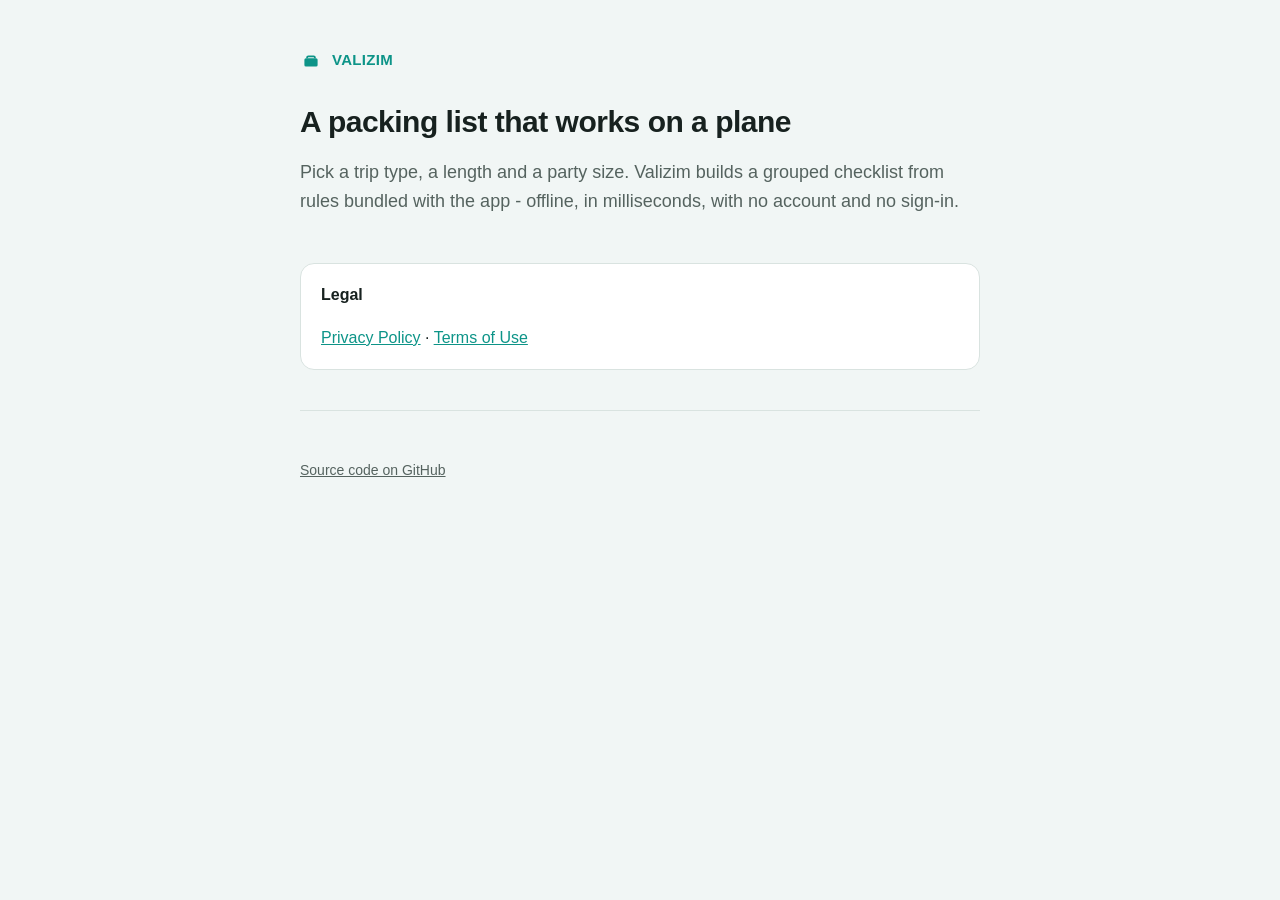
<file: docs/index.html>
<!DOCTYPE html>
<html lang="en">
<head>
<meta charset="utf-8">
<meta name="viewport" content="width=device-width, initial-scale=1">
<title>Valizim</title>
<link rel="stylesheet" href="_style.css">
</head>
<body>
<div class="wrap">
  <header>
    <a class="brand" href="./">
      <svg viewBox="0 0 100 100" aria-hidden="true" fill="currentColor">
        <path d="M38 30h24a10 10 0 0 1 10 10v2h-8v-2a2 2 0 0 0-2-2H38a2 2 0 0 0-2 2v2h-8v-2a10 10 0 0 1 10-10z"/>
        <rect x="20" y="42" width="60" height="38" rx="7"/>
      </svg>
      VALIZIM
    </a>
    <h1>A packing list that works on a plane</h1>
    <p class="lead">Pick a trip type, a length and a party size. Valizim builds a
    grouped checklist from rules bundled with the app - offline, in
    milliseconds, with no account and no sign-in.</p>
  </header>

  <div class="card">
    <p><strong>Legal</strong></p>
    <p><a href="privacy/">Privacy Policy</a> &middot; <a href="terms/">Terms of Use</a></p>
  </div>

  <hr>
  <footer>
    <p><a href="https://github.com/barisbeneer/valizim">Source code on GitHub</a></p>
  </footer>
</div>
</body>
</html>
</file>
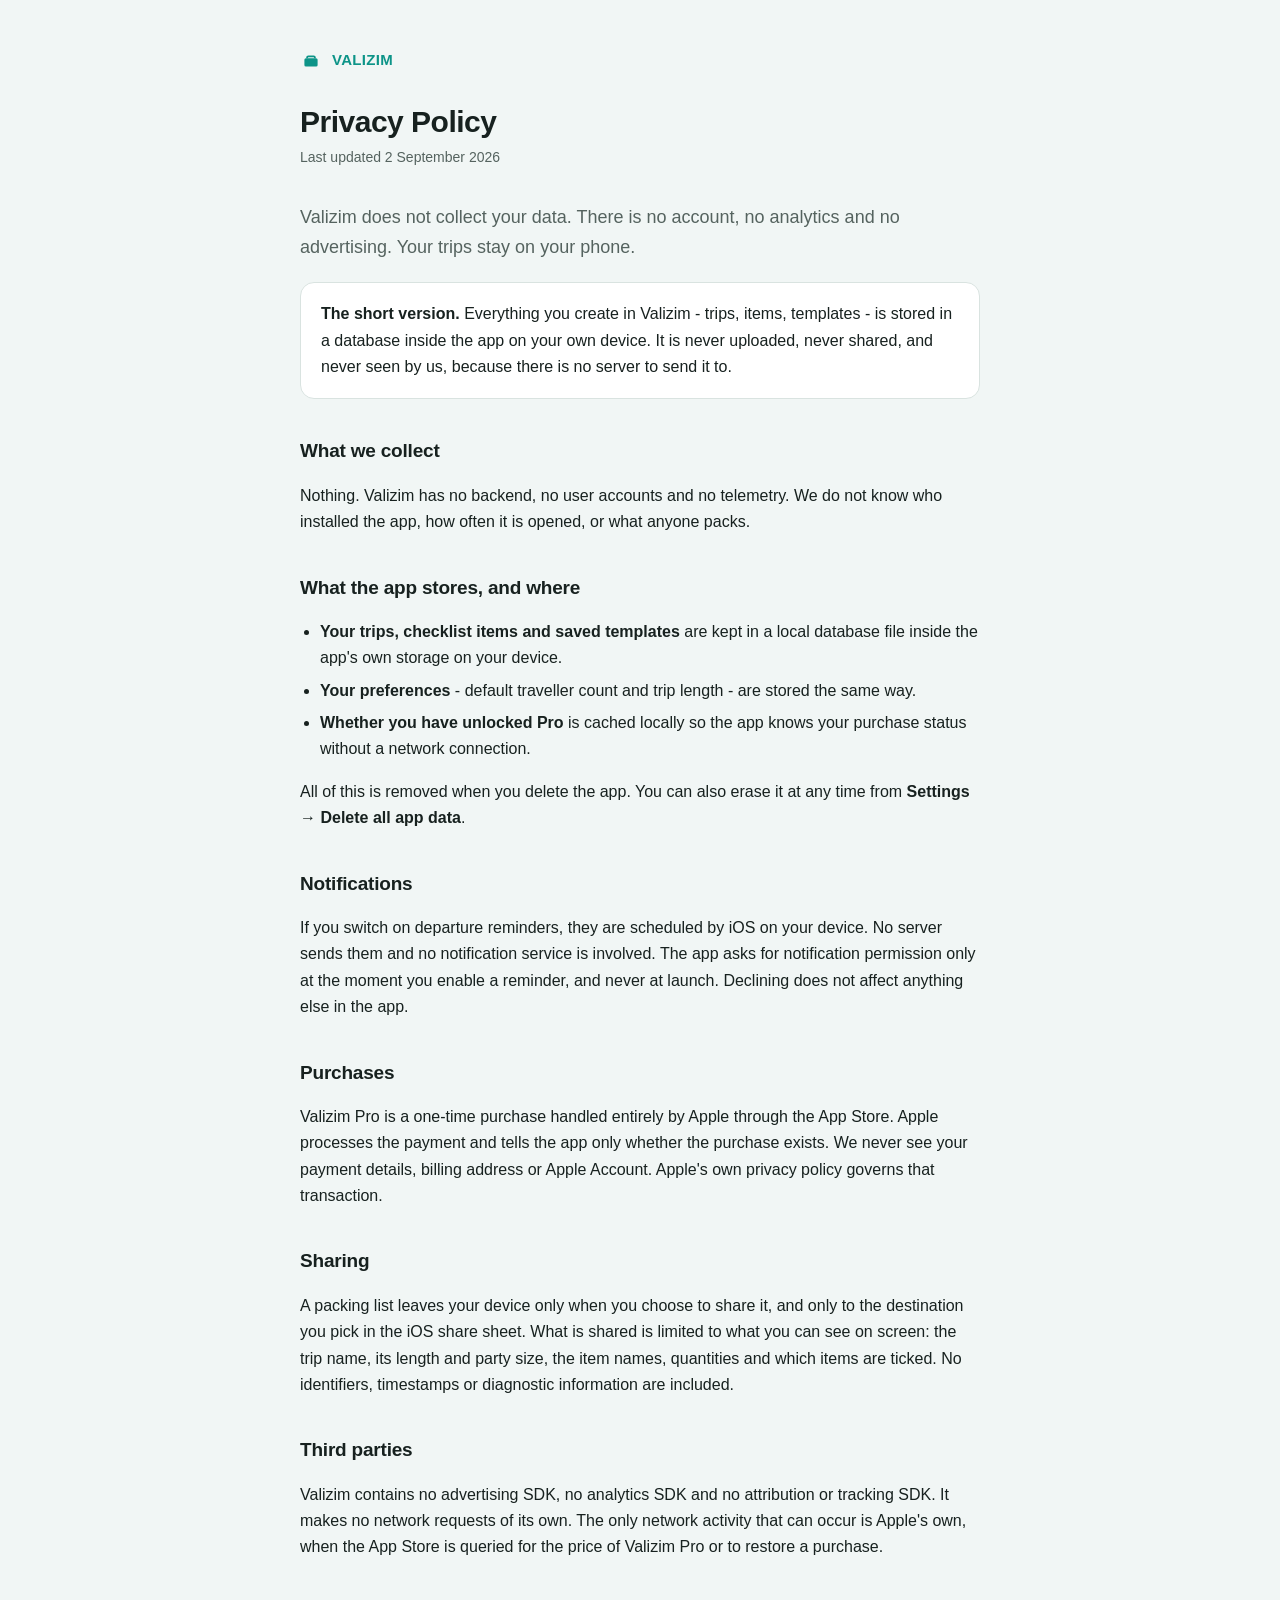
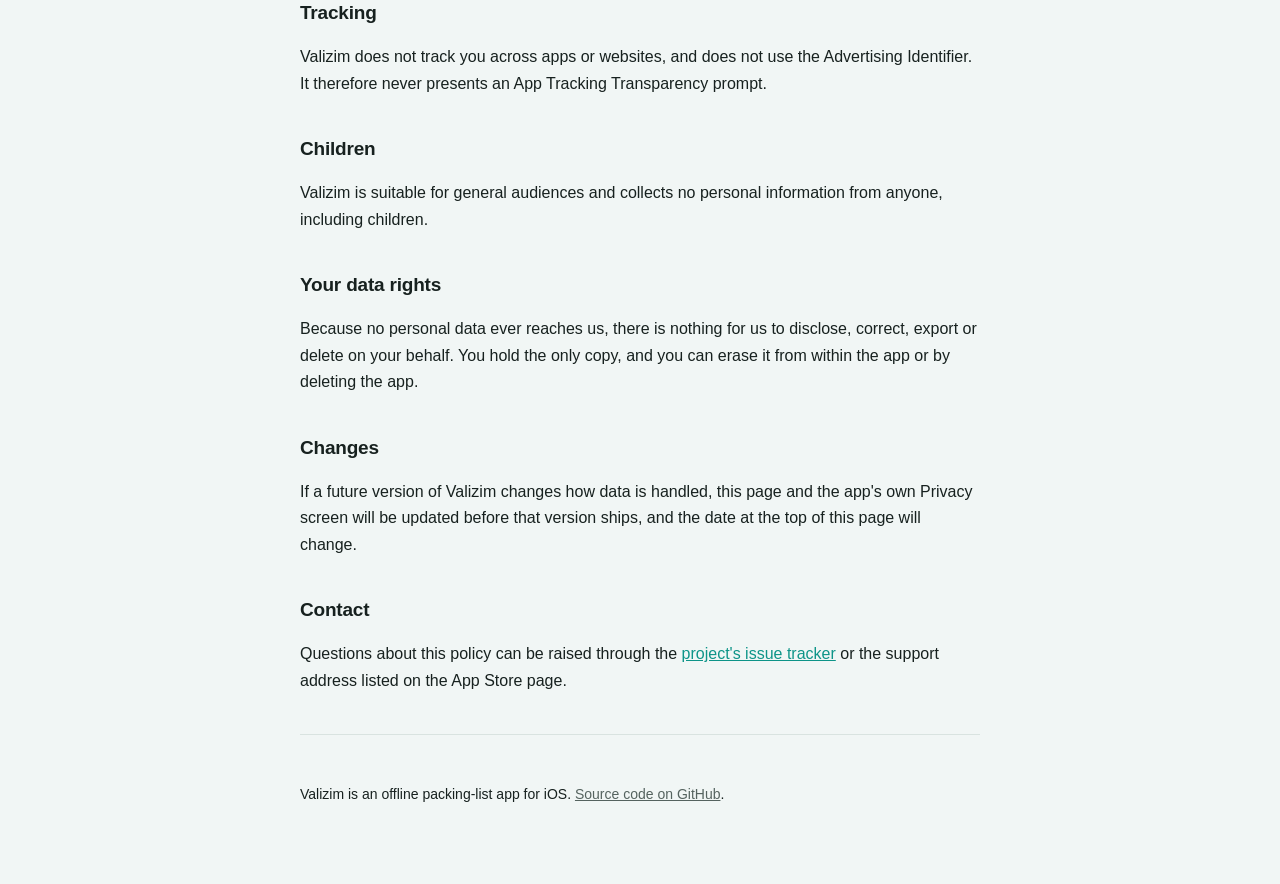
<file: docs/privacy/index.html>
<!DOCTYPE html>
<html lang="en">
<head>
<meta charset="utf-8">
<meta name="viewport" content="width=device-width, initial-scale=1">
<title>Privacy Policy &middot; Valizim</title>
<link rel="stylesheet" href="../_style.css">
</head>
<body>
<div class="wrap">
  <header>
    <a class="brand" href="../">
      <svg viewBox="0 0 100 100" aria-hidden="true" fill="currentColor">
        <path d="M38 30h24a10 10 0 0 1 10 10v2h-8v-2a2 2 0 0 0-2-2H38a2 2 0 0 0-2 2v2h-8v-2a10 10 0 0 1 10-10z"/>
        <rect x="20" y="42" width="60" height="38" rx="7"/>
      </svg>
      VALIZIM
    </a>
    <h1>Privacy Policy</h1>
    <p class="updated">Last updated 2 September 2026</p>
  </header>

  <p class="lead">Valizim does not collect your data. There is no account, no
  analytics and no advertising. Your trips stay on your phone.</p>

  <div class="card">
    <p><strong>The short version.</strong> Everything you create in Valizim -
    trips, items, templates - is stored in a database inside the app on your
    own device. It is never uploaded, never shared, and never seen by us,
    because there is no server to send it to.</p>
  </div>

  <h2>What we collect</h2>
  <p>Nothing. Valizim has no backend, no user accounts and no telemetry. We do
  not know who installed the app, how often it is opened, or what anyone packs.</p>

  <h2>What the app stores, and where</h2>
  <ul>
    <li><strong>Your trips, checklist items and saved templates</strong> are kept
    in a local database file inside the app's own storage on your device.</li>
    <li><strong>Your preferences</strong> - default traveller count and trip
    length - are stored the same way.</li>
    <li><strong>Whether you have unlocked Pro</strong> is cached locally so the
    app knows your purchase status without a network connection.</li>
  </ul>
  <p>All of this is removed when you delete the app. You can also erase it at any
  time from <strong>Settings &rarr; Delete all app data</strong>.</p>

  <h2>Notifications</h2>
  <p>If you switch on departure reminders, they are scheduled by iOS on your
  device. No server sends them and no notification service is involved. The app
  asks for notification permission only at the moment you enable a reminder, and
  never at launch. Declining does not affect anything else in the app.</p>

  <h2>Purchases</h2>
  <p>Valizim Pro is a one-time purchase handled entirely by Apple through the App
  Store. Apple processes the payment and tells the app only whether the purchase
  exists. We never see your payment details, billing address or Apple Account.
  Apple's own privacy policy governs that transaction.</p>

  <h2>Sharing</h2>
  <p>A packing list leaves your device only when you choose to share it, and only
  to the destination you pick in the iOS share sheet. What is shared is limited
  to what you can see on screen: the trip name, its length and party size, the
  item names, quantities and which items are ticked. No identifiers, timestamps
  or diagnostic information are included.</p>

  <h2>Third parties</h2>
  <p>Valizim contains no advertising SDK, no analytics SDK and no attribution or
  tracking SDK. It makes no network requests of its own. The only network
  activity that can occur is Apple's own, when the App Store is queried for the
  price of Valizim Pro or to restore a purchase.</p>

  <h2>Tracking</h2>
  <p>Valizim does not track you across apps or websites, and does not use the
  Advertising Identifier. It therefore never presents an App Tracking
  Transparency prompt.</p>

  <h2>Children</h2>
  <p>Valizim is suitable for general audiences and collects no personal
  information from anyone, including children.</p>

  <h2>Your data rights</h2>
  <p>Because no personal data ever reaches us, there is nothing for us to
  disclose, correct, export or delete on your behalf. You hold the only copy,
  and you can erase it from within the app or by deleting the app.</p>

  <h2>Changes</h2>
  <p>If a future version of Valizim changes how data is handled, this page and
  the app's own Privacy screen will be updated before that version ships, and the
  date at the top of this page will change.</p>

  <h2>Contact</h2>
  <p>Questions about this policy can be raised through the
  <a href="https://github.com/barisbeneer/valizim/issues">project's issue
  tracker</a> or the support address listed on the App Store page.</p>

  <hr>
  <footer>
    <p>Valizim is an offline packing-list app for iOS.
    <a href="https://github.com/barisbeneer/valizim">Source code on GitHub</a>.</p>
  </footer>
</div>
</body>
</html>
</file>
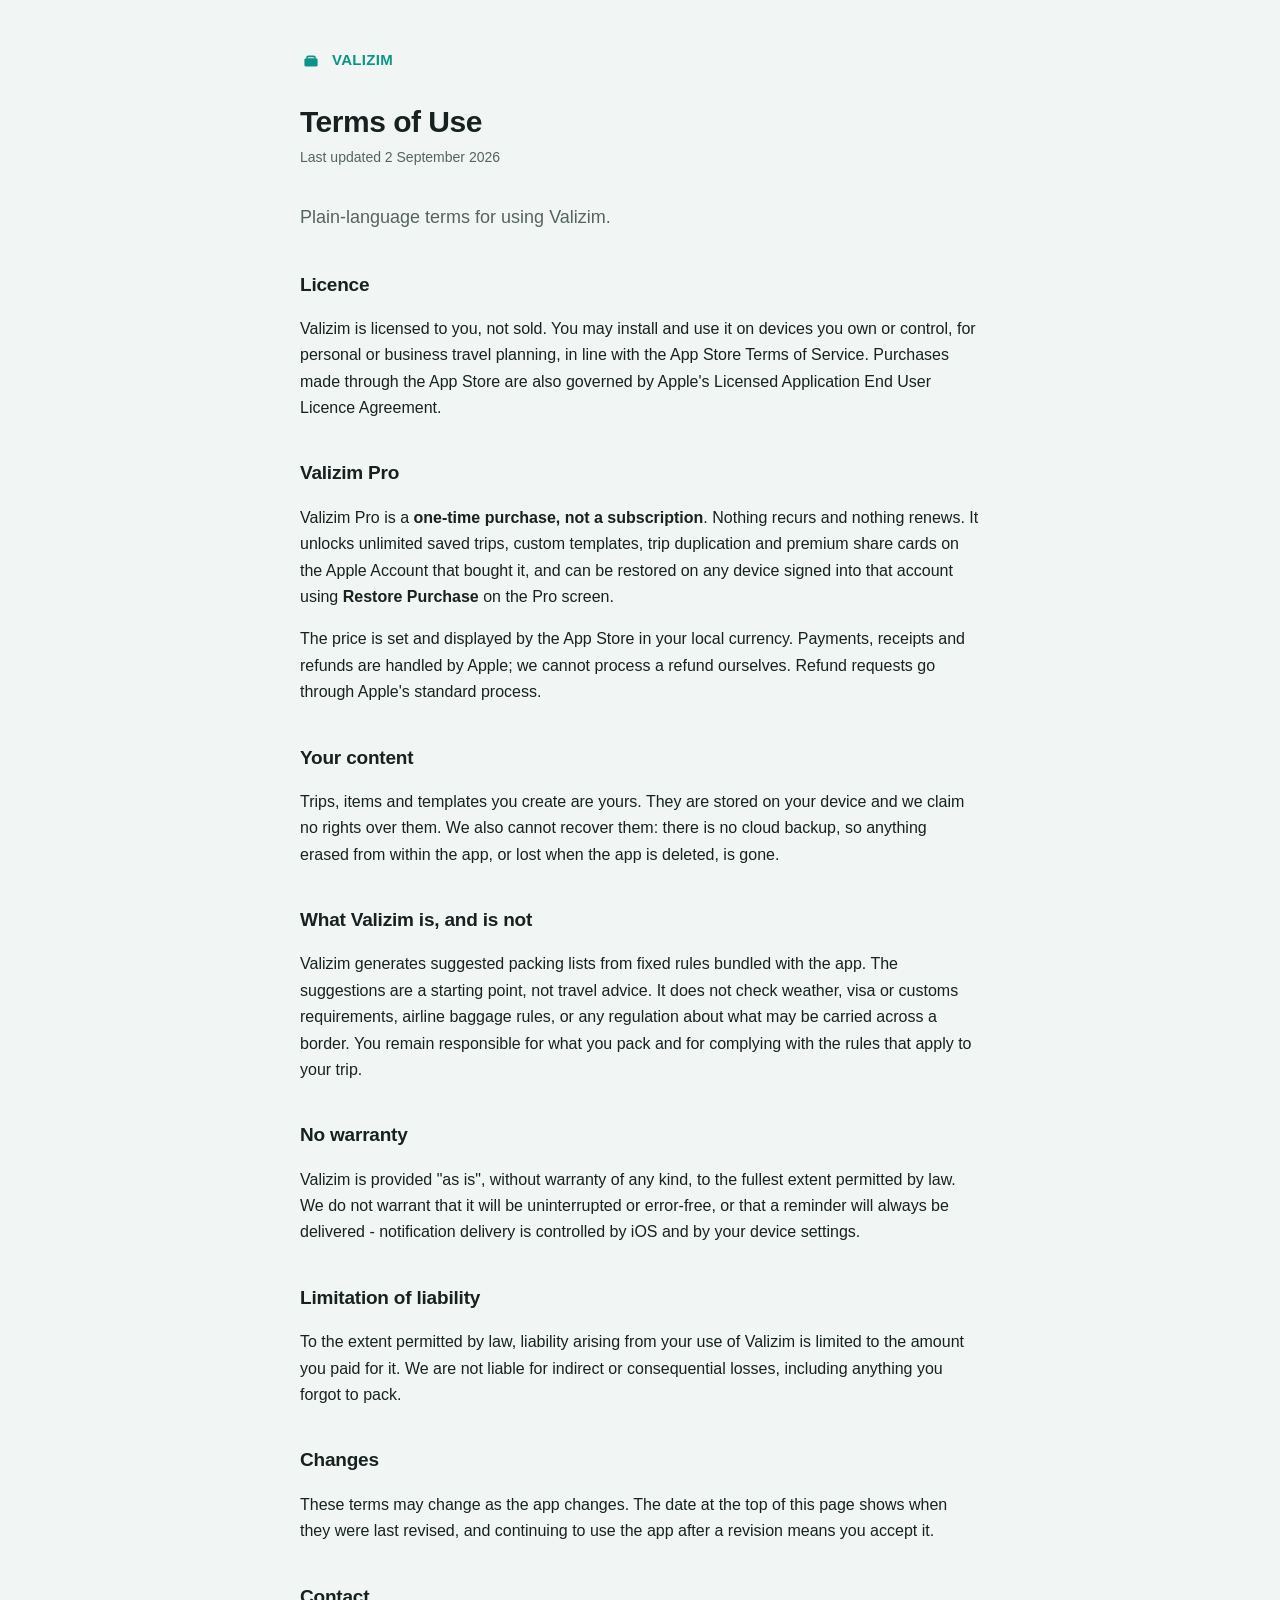
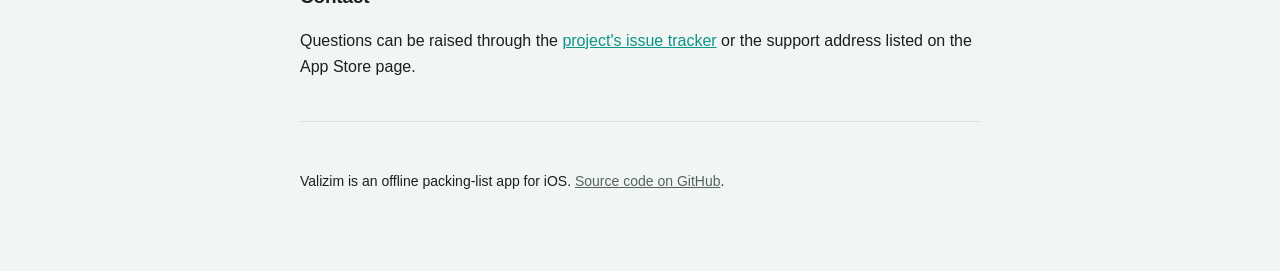
<file: docs/terms/index.html>
<!DOCTYPE html>
<html lang="en">
<head>
<meta charset="utf-8">
<meta name="viewport" content="width=device-width, initial-scale=1">
<title>Terms of Use &middot; Valizim</title>
<link rel="stylesheet" href="../_style.css">
</head>
<body>
<div class="wrap">
  <header>
    <a class="brand" href="../">
      <svg viewBox="0 0 100 100" aria-hidden="true" fill="currentColor">
        <path d="M38 30h24a10 10 0 0 1 10 10v2h-8v-2a2 2 0 0 0-2-2H38a2 2 0 0 0-2 2v2h-8v-2a10 10 0 0 1 10-10z"/>
        <rect x="20" y="42" width="60" height="38" rx="7"/>
      </svg>
      VALIZIM
    </a>
    <h1>Terms of Use</h1>
    <p class="updated">Last updated 2 September 2026</p>
  </header>

  <p class="lead">Plain-language terms for using Valizim.</p>

  <h2>Licence</h2>
  <p>Valizim is licensed to you, not sold. You may install and use it on devices
  you own or control, for personal or business travel planning, in line with the
  App Store Terms of Service. Purchases made through the App Store are also
  governed by Apple's Licensed Application End User Licence Agreement.</p>

  <h2>Valizim Pro</h2>
  <p>Valizim Pro is a <strong>one-time purchase, not a subscription</strong>.
  Nothing recurs and nothing renews. It unlocks unlimited saved trips, custom
  templates, trip duplication and premium share cards on the Apple Account that
  bought it, and can be restored on any device signed into that account using
  <strong>Restore Purchase</strong> on the Pro screen.</p>
  <p>The price is set and displayed by the App Store in your local currency.
  Payments, receipts and refunds are handled by Apple; we cannot process a refund
  ourselves. Refund requests go through Apple's standard process.</p>

  <h2>Your content</h2>
  <p>Trips, items and templates you create are yours. They are stored on your
  device and we claim no rights over them. We also cannot recover them: there is
  no cloud backup, so anything erased from within the app, or lost when the app
  is deleted, is gone.</p>

  <h2>What Valizim is, and is not</h2>
  <p>Valizim generates suggested packing lists from fixed rules bundled with the
  app. The suggestions are a starting point, not travel advice. It does not
  check weather, visa or customs requirements, airline baggage rules, or any
  regulation about what may be carried across a border. You remain responsible
  for what you pack and for complying with the rules that apply to your trip.</p>

  <h2>No warranty</h2>
  <p>Valizim is provided "as is", without warranty of any kind, to the fullest
  extent permitted by law. We do not warrant that it will be uninterrupted or
  error-free, or that a reminder will always be delivered - notification delivery
  is controlled by iOS and by your device settings.</p>

  <h2>Limitation of liability</h2>
  <p>To the extent permitted by law, liability arising from your use of Valizim
  is limited to the amount you paid for it. We are not liable for indirect or
  consequential losses, including anything you forgot to pack.</p>

  <h2>Changes</h2>
  <p>These terms may change as the app changes. The date at the top of this page
  shows when they were last revised, and continuing to use the app after a
  revision means you accept it.</p>

  <h2>Contact</h2>
  <p>Questions can be raised through the
  <a href="https://github.com/barisbeneer/valizim/issues">project's issue
  tracker</a> or the support address listed on the App Store page.</p>

  <hr>
  <footer>
    <p>Valizim is an offline packing-list app for iOS.
    <a href="https://github.com/barisbeneer/valizim">Source code on GitHub</a>.</p>
  </footer>
</div>
</body>
</html>
</file>
<file: docs/_style.css>
/* Shared styling for the Valizim legal pages.
   Self-contained, no external fonts or frameworks, adapts to light and dark. */
:root {
  --accent: #0D9488;
  --bg: #F1F6F5;
  --surface: #FFFFFF;
  --text: #17211F;
  --muted: #55635F;
  --border: #D9E3E0;
}
@media (prefers-color-scheme: dark) {
  :root {
    --accent: #5EEAD4;
    --bg: #0E1513;
    --surface: #161E1C;
    --text: #E8EFED;
    --muted: #9AAAA6;
    --border: #26312E;
  }
}
* { box-sizing: border-box; }
body {
  margin: 0;
  padding: 0 20px 64px;
  background: var(--bg);
  color: var(--text);
  font: 16px/1.65 -apple-system, BlinkMacSystemFont, "Segoe UI", Roboto,
        Helvetica, Arial, sans-serif;
  -webkit-text-size-adjust: 100%;
}
.wrap { max-width: 680px; margin: 0 auto; }
header { padding: 48px 0 8px; }
.brand {
  display: inline-flex; align-items: center; gap: 10px;
  text-decoration: none; color: var(--accent);
  font-weight: 700; letter-spacing: .02em; font-size: 15px;
}
.brand svg { width: 22px; height: 22px; }
h1 { font-size: 30px; line-height: 1.2; margin: 24px 0 6px; letter-spacing: -.5px; }
h2 { font-size: 19px; margin: 36px 0 8px; letter-spacing: -.2px; }
.updated { color: var(--muted); font-size: 14px; margin: 0 0 8px; }
p, li { color: var(--text); }
.lead { font-size: 18px; color: var(--muted); }
ul { padding-left: 20px; }
li { margin: 6px 0; }
a { color: var(--accent); }
hr { border: 0; border-top: 1px solid var(--border); margin: 40px 0; }
.card {
  background: var(--surface); border: 1px solid var(--border);
  border-radius: 14px; padding: 18px 20px; margin: 20px 0;
}
.card p:first-child { margin-top: 0; }
.card p:last-child { margin-bottom: 0; }
footer { color: var(--muted); font-size: 14px; margin-top: 48px; }
footer a { color: var(--muted); }
</file>
